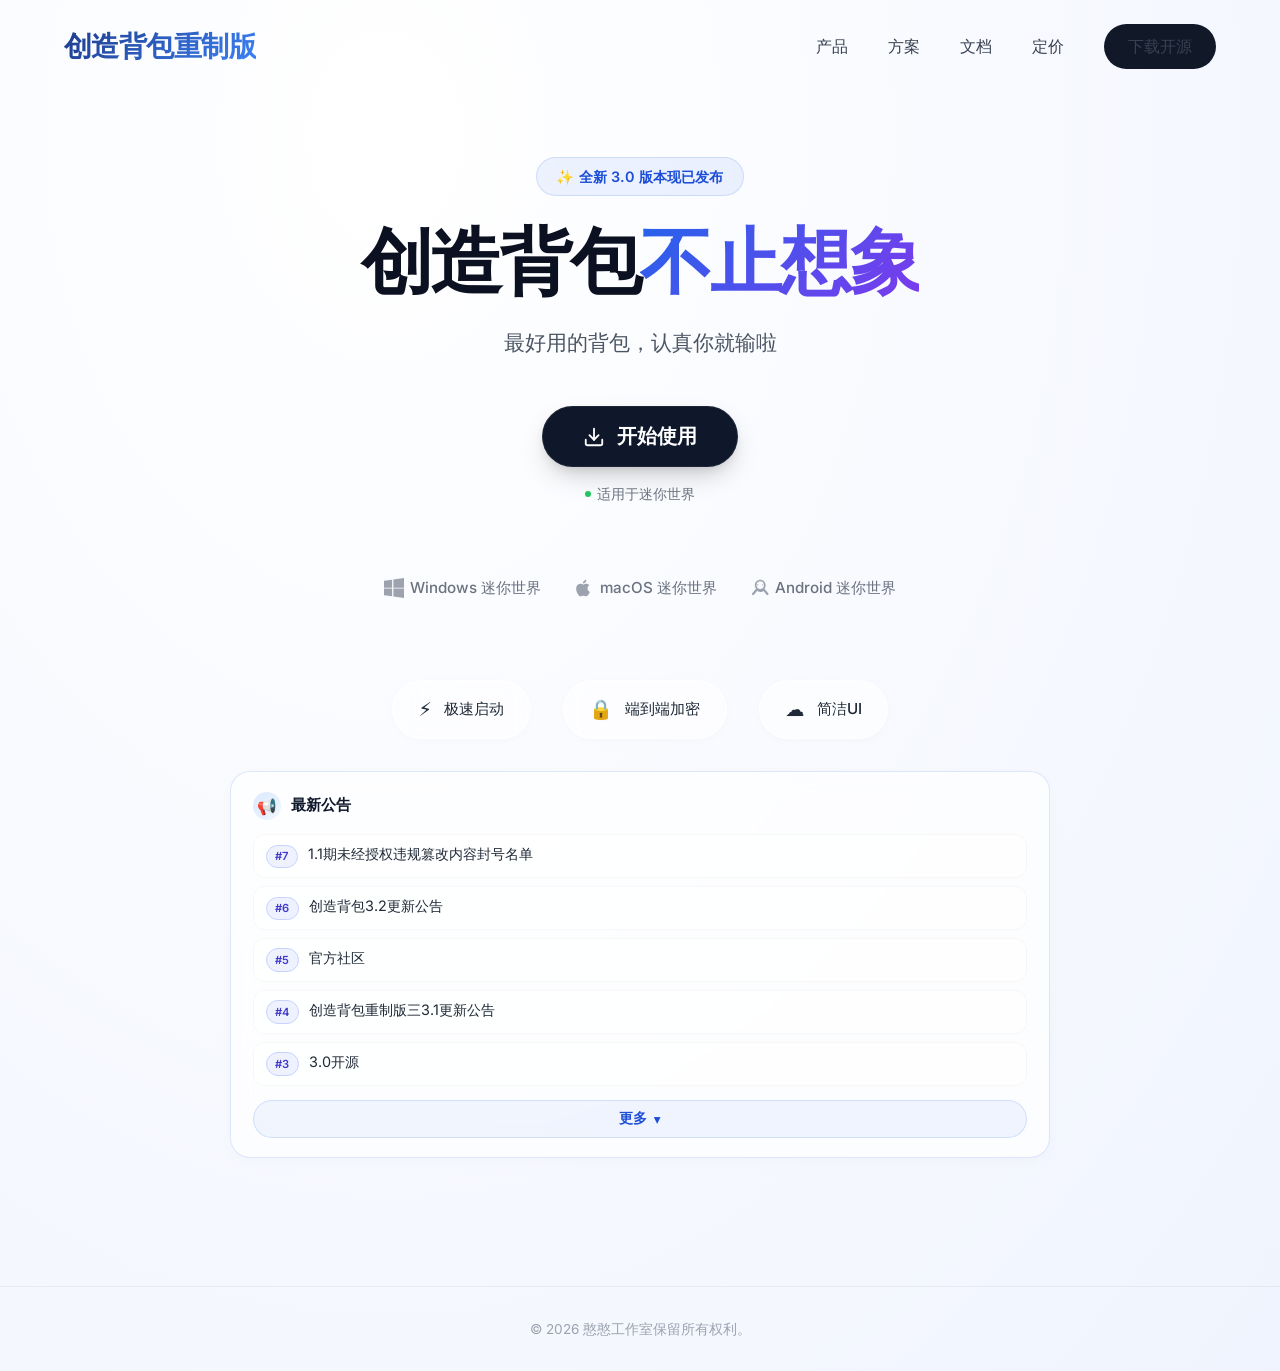
<file: czbb/index.html>
<!DOCTYPE html>
<html lang="en">
<head>
    <meta charset="UTF-8">
    <meta name="viewport" content="width=device-width, initial-scale=1.0">
    <title>创造背包 · 迷你世界</title>
    <link rel="preconnect" href="https://fonts.googleapis.com">
    <link rel="preconnect" href="https://fonts.gstatic.com" crossorigin>
    <link href="https://fonts.googleapis.com/css2?family=Inter:opsz,wght@14..32,400;14..32,500;14..32,600;14..32,700&display=swap" rel="stylesheet">
    <link rel="stylesheet" href="style.css">
</head>
<body>
    <div class="page">
        <!-- 导航栏 -->
        <header class="navbar">
            <div class="logo">创造背包重制版</div>
            <nav class="nav-links">
                <a href="#">产品</a>
                <a href="#">方案</a>
                <a href="#">文档</a>
                <a href="#">定价</a>
                <a href="#" class="nav-cta">下载开源</a>
            </nav>
        </header>

        <!-- 主视觉 + 下载按钮区 -->
        <main class="hero">
            <div class="hero-badge">✨ 全新 3.0 版本现已发布</div>
            <h1>创造背包<span>不止想象</span></h1>
            <p class="hero-sub">最好用的背包，认真你就输啦</p>

            <div class="download-section">
                <button class="btn-download" id="downloadBtn" aria-label="下载应用">
                    <svg viewBox="0 0 24 24" stroke-linecap="round" stroke-linejoin="round">
                        <path d="M21 15v4a2 2 0 0 1-2 2H5a2 2 0 0 1-2-2v-4" />
                        <polyline points="7 10 12 15 17 10" />
                        <line x1="12" y1="15" x2="12" y2="3" />
                    </svg>
                    开始使用
                </button>
                <div class="download-hint">
                    <span class="dot"></span> 适用于迷你世界
                </div>
            </div>

            <div class="platforms">
                <span>
                    <svg viewBox="0 0 24 24" width="18" height="18">
                        <path d="M0 3.449L9.75 2.1v9.45H0V3.449zM11.25 1.875L24 0v11.55H11.25V1.875zM0 12.45h9.75v9.45L0 20.55v-8.1zM11.25 12.45H24V24l-12.75-1.875v-9.675z"/>
                    </svg>
                    Windows 迷你世界
                </span>
                <span>
                    <svg viewBox="0 0 24 24" width="18" height="18">
                        <path d="M18.71 19.5c-.83 1.24-1.71 2.45-3.05 2.47-1.34.03-1.77-.79-3.29-.79-1.53 0-2 .77-3.27.82-1.31.05-2.3-1.32-3.14-2.53C4.25 17 2.94 12.45 4.7 9.39c.87-1.52 2.43-2.48 4.12-2.51 1.28-.02 2.5.87 3.29.87.78 0 2.26-1.07 3.81-.91.65.03 2.47.26 3.64 1.98-.09.06-2.17 1.28-2.15 3.81.03 3.02 2.65 4.03 2.68 4.04-.03.07-.42 1.44-1.38 2.83M13 3.5c.73-.83 1.94-1.46 2.94-1.5.13 1.17-.34 2.35-1.04 3.19-.69.85-1.83 1.51-2.95 1.42-.15-1.15.41-2.35 1.05-3.11z"/>
                    </svg>
                    macOS 迷你世界
                </span>
                <span>
                    <svg viewBox="0 0 24 24" width="18" height="18">
                        <path d="M17.523 15.341c-.042.039-.084.079-.127.117-.936.843-2.232 1.364-3.646 1.364-1.414 0-2.71-.521-3.646-1.364-.043-.038-.085-.078-.127-.117L5.93 20.043a1.314 1.314 0 0 1-1.846.198 1.314 1.314 0 0 1-.198-1.846l4.537-5.607C7.539 11.593 7 10.139 7 8.556 7 4.952 9.91 2 13.5 2c3.59 0 6.5 2.952 6.5 6.556 0 1.583-.539 3.037-1.423 4.232l4.537 5.607a1.314 1.314 0 0 1-.198 1.846 1.314 1.314 0 0 1-1.846-.198l-4.547-5.702zM13.5 4c-2.481 0-4.5 2.039-4.5 4.556 0 2.517 2.019 4.556 4.5 4.556 2.481 0 4.5-2.039 4.5-4.556 0-2.517-2.019-4.556-4.5-4.556z"/>
                        <circle cx="10.5" cy="8.2" r=".8" fill="#9ca3af"/>
                        <circle cx="16.5" cy="8.2" r=".8" fill="#9ca3af"/>
                    </svg>
                    Android 迷你世界
                </span>
            </div>

            <div class="features">
                <div class="feature-item"><span class="icon">⚡</span> 极速启动</div>
                <div class="feature-item"><span class="icon">🔒</span> 端到端加密</div>
                <div class="feature-item"><span class="icon">☁️</span> 简洁UI</div>
            </div>

            <!-- 公告栏 -->
            <div class="announcement-bar">
                <div class="announcement-header">
                    <span class="announcement-icon">📢</span>
                    <span class="announcement-title">最新公告</span>
                </div>

                <!-- 公告列表容器 -->
                <div class="announcement-list" id="announcement-list">
                    <div class="announcement-loading">正在加载最新公告…</div>
                </div>

                <!-- 更多按钮 -->
                <button class="announcement-more" id="announcement-more" type="button" hidden>
                    更多 <span class="arrow">▾</span>
                </button>
            </div>

        </main>

        <footer class="footer">
            © 2026 憨憨工作室保留所有权利。
        </footer>
    </div>

    <script src="script.js"></script>
</body>
</html>
</file>
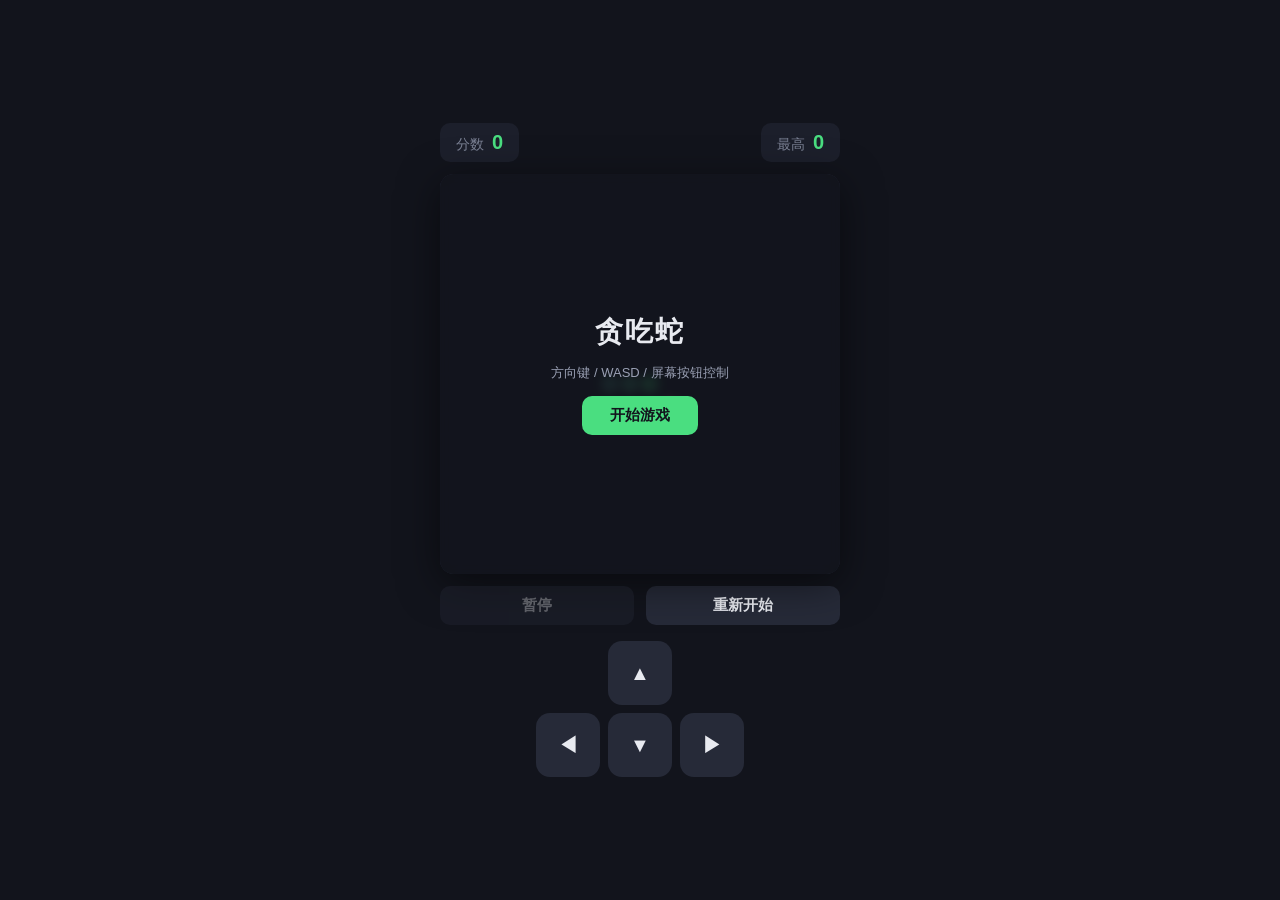
<file: h5/index.html>
<!DOCTYPE html>
<html lang="zh-CN">
<head>
  <meta charset="UTF-8" />
  <meta name="viewport" content="width=device-width, initial-scale=1.0, user-scalable=no" />
  <title>贪吃蛇</title>
  <link rel="stylesheet" href="style.css" />
</head>
<body>
  <div class="wrap">
    <header class="hud">
      <div class="score-box">
        <span class="label">分数</span>
        <span id="score">0</span>
      </div>
      <div class="score-box">
        <span class="label">最高</span>
        <span id="best">0</span>
      </div>
    </header>

    <div class="stage">
      <canvas id="game" width="400" height="400"></canvas>

      <div id="overlay" class="overlay">
        <h1 id="overlay-title">贪吃蛇</h1>
        <p id="overlay-text">方向键 / WASD 控制，手机点方向键</p>
        <button id="btn-start">开始游戏</button>
      </div>
    </div>

    <div class="controls">
      <button id="btn-pause" disabled>暂停</button>
      <button id="btn-reset">重新开始</button>
    </div>

    <div class="dpad">
      <button class="dpad-btn up"    data-dir="up">▲</button>
      <button class="dpad-btn left"  data-dir="left">◀</button>
      <button class="dpad-btn down"  data-dir="down">▼</button>
      <button class="dpad-btn right" data-dir="right">▶</button>
    </div>
  </div>

  <script src="game.js"></script>
</body>
</html>
</file>
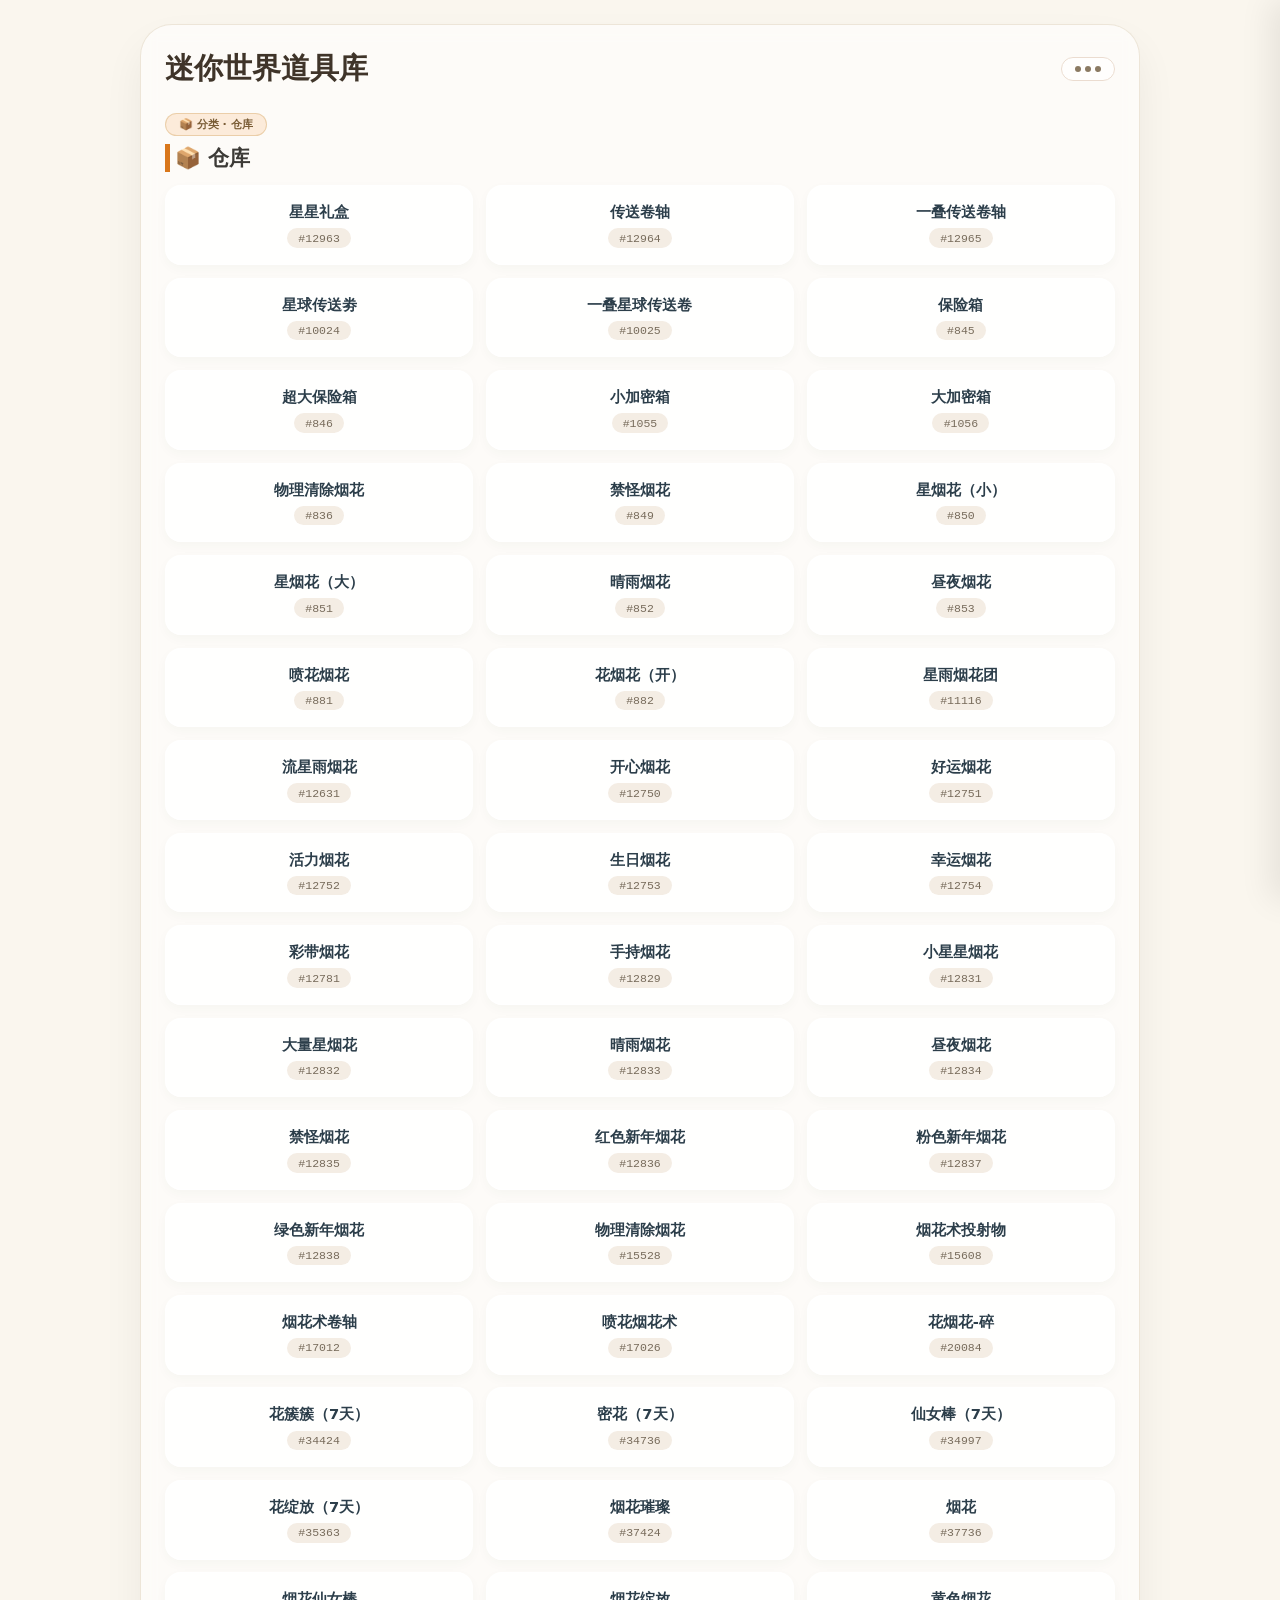
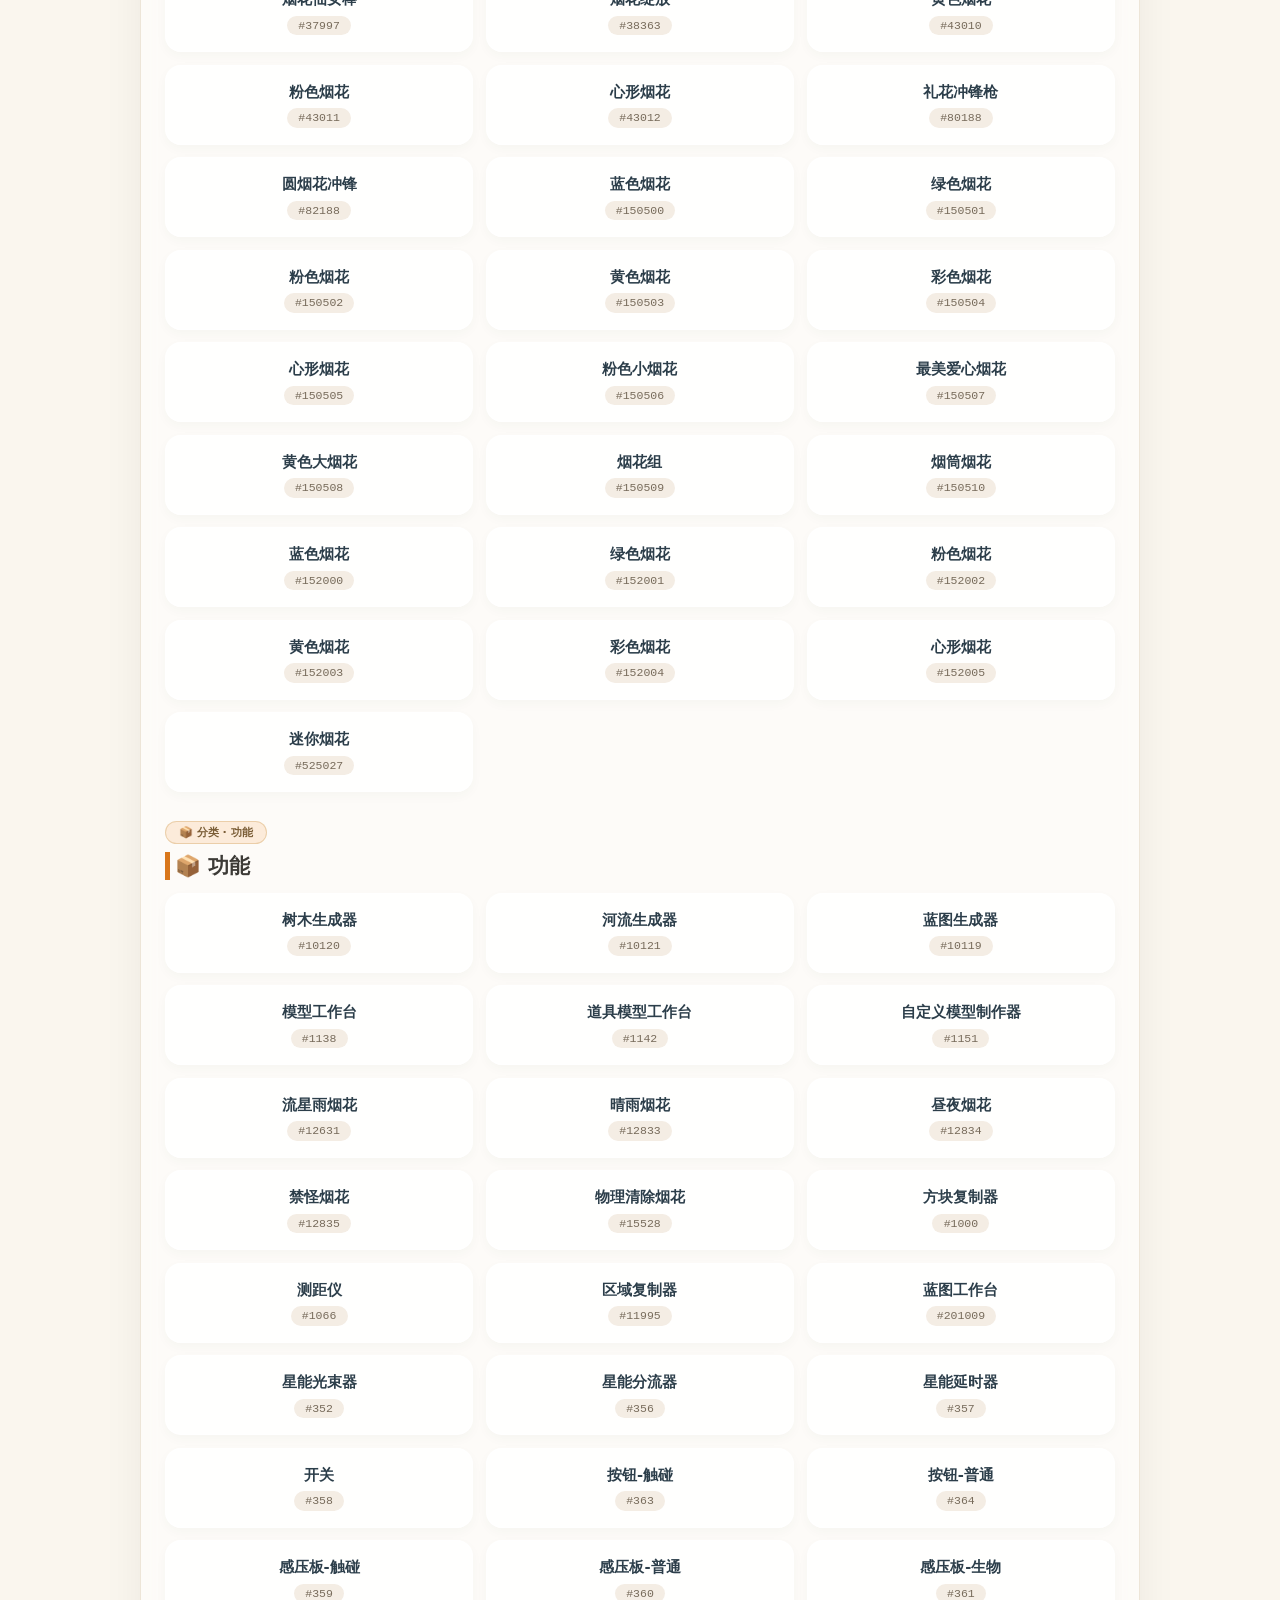
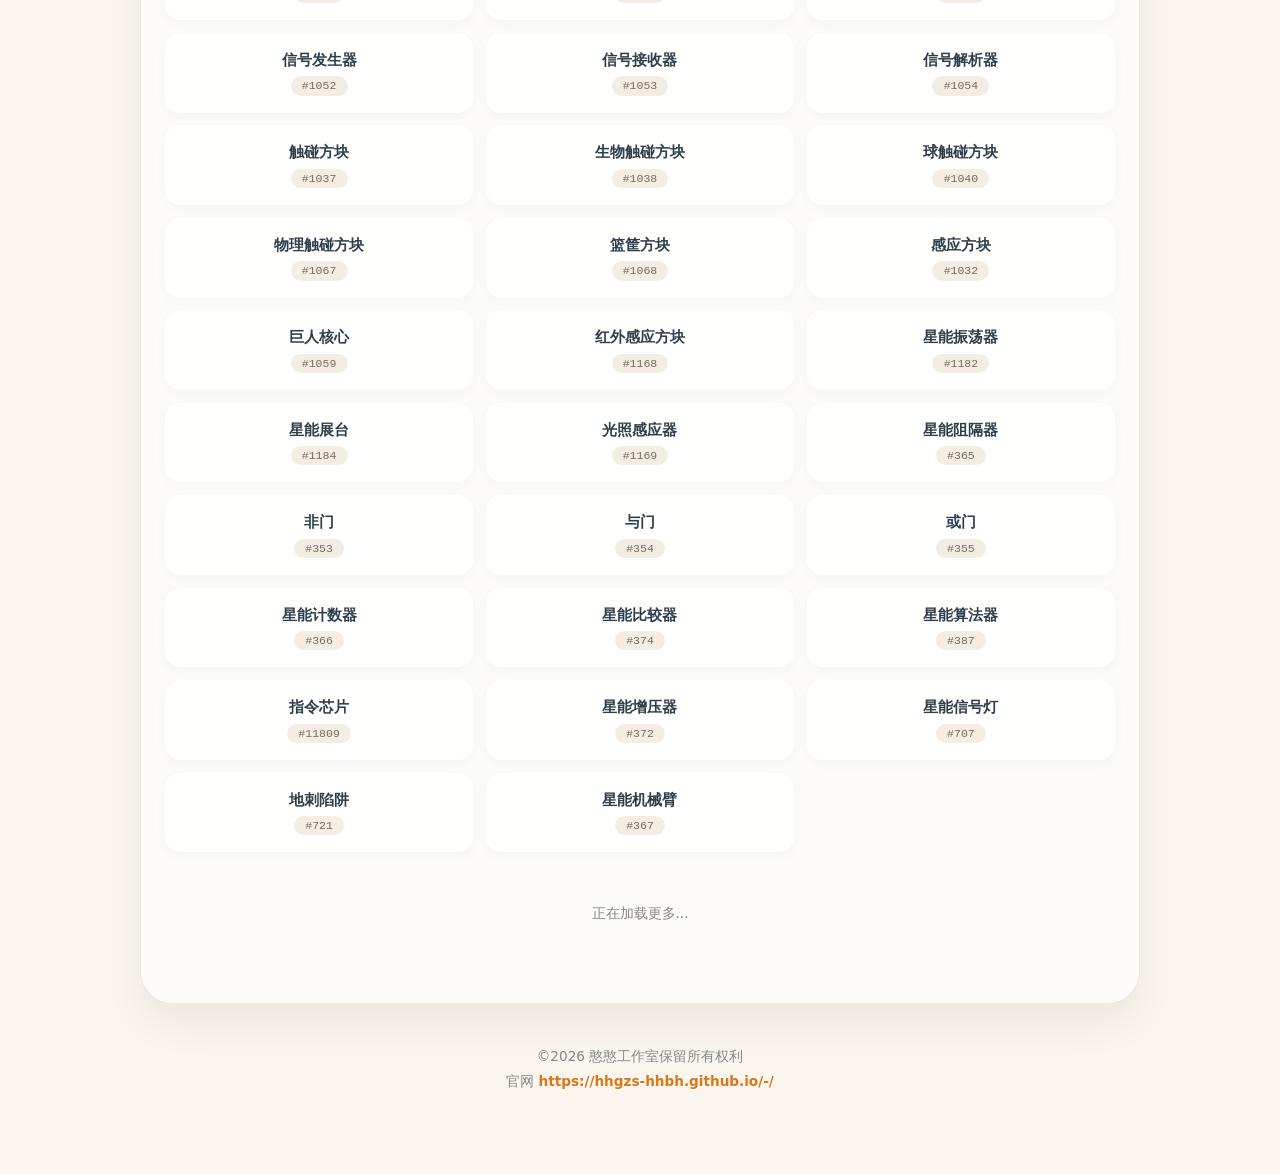
<file: wiki/dj/index.html>
<!DOCTYPE html>
<html lang="zh-CN">
<head>
  <meta charset="UTF-8">
  <meta name="viewport" content="width=device-width, initial-scale=1.0, maximum-scale=1.0, user-scalable=yes">
  <title>迷你世界 · 道具展示库</title>
  <link rel="stylesheet" href="style.css">
</head>
<body>

<div class="window-container">
  <div class="top-bar">
    <div class="window-title">迷你世界道具库</div>
    <button class="three-dots-btn" id="threeDotsBtn" aria-label="打开分类">
      <span class="dot"></span><span class="dot"></span><span class="dot"></span>
    </button>
  </div>
  <div id="seriesContainer">
    <div class="loading">正在加载图鉴数据…</div>
  </div>
</div>

<footer class="site-footer">
  <p>©2026 憨憨工作室保留所有权利</p>
  <p>官网 <a href="https://hhgzs-hhbh.github.io/-/" target="_blank" rel="noopener noreferrer">https://hhgzs-hhbh.github.io/-/</a></p>
</footer>

<div class="sidebar-overlay" id="sidebarOverlay"></div>

<aside class="sidebar" id="sidebar">
  <div class="sidebar-header">
    <h3>🔍 道具分类</h3>
    <div class="search-box">
      <span class="search-icon">🔎</span>
      <input type="text" id="searchInput" placeholder="搜索名称或ID...">
    </div>
  </div>
  <div class="category-list" id="categoryList"></div>
</aside>

<!-- 详情弹窗 -->
<div class="modal-overlay" id="modalOverlay">
  <div class="modal-content" id="modalContent">
    <button class="modal-close" id="modalCloseBtn">✕</button>
    <!-- 名称与ID添加了点击复制事件 -->
    <h2 class="modal-title" id="modalTitle" title="点击复制名称">道具名称</h2>
    <div class="modal-id" id="modalId" title="点击复制ID">#ID</div>
    
    <div class="modal-stats" id="modalStats"></div>

    <div class="modal-desc-box">
      <div class="desc-label">描述</div>
      <div class="desc-text" id="modalDesc">暂无描述</div>
    </div>
  </div>
</div>

<!-- 全局复制提示 -->
<div class="toast" id="toast">已复制到剪贴板</div>

<script src="app.js"></script>
</body>
</html>
</file>
<file: czbb/style.css>
* {
    margin: 0;
    padding: 0;
    box-sizing: border-box;
}

body {
    background: #f9fafc;
    font-family: 'Inter', system-ui, -apple-system, sans-serif;
    color: #111827;
    line-height: 1.5;
    -webkit-font-smoothing: antialiased;
}

.page {
    min-height: 100vh;
    display: flex;
    flex-direction: column;
    background: radial-gradient(ellipse at 30% 10%, #ffffff 0%, #f0f4fe 100%);
}

/* 导航栏 */
.navbar {
    display: flex;
    justify-content: space-between;
    align-items: center;
    padding: 1.5rem 4rem;
    max-width: 1440px;
    margin: 0 auto;
    width: 100%;
}

.logo {
    font-size: 1.75rem;
    font-weight: 700;
    letter-spacing: -0.02em;
    background: linear-gradient(135deg, #1e3a8a, #3b82f6);
    -webkit-background-clip: text;
    -webkit-text-fill-color: transparent;
    background-clip: text;
    cursor: default;
}

.nav-links {
    display: flex;
    gap: 2.5rem;
    align-items: center;
}

.nav-links a {
    text-decoration: none;
    color: #374151;
    font-weight: 500;
    font-size: 1rem;
    transition: color 0.2s ease;
}

.nav-links a:hover {
    color: #2563eb;
}

.nav-cta {
    background: #111827;
    color: white;
    padding: 0.65rem 1.5rem;
    border-radius: 40px;
    font-weight: 600;
    font-size: 0.95rem;
    transition: background 0.2s ease;
}

.nav-cta:hover {
    background: #1e3a8a;
}

/* 主视觉区域 */
.hero {
    flex: 1;
    display: flex;
    flex-direction: column;
    align-items: center;
    justify-content: center;
    text-align: center;
    padding: 4rem 2rem 5rem;
    max-width: 1200px;
    margin: 0 auto;
    width: 100%;
}

.hero-badge {
    background: rgba(37, 99, 235, 0.08);
    color: #1d4ed8;
    font-weight: 600;
    font-size: 0.9rem;
    padding: 0.5rem 1.2rem;
    border-radius: 60px;
    letter-spacing: 0.01em;
    margin-bottom: 1.5rem;
    border: 1px solid rgba(37, 99, 235, 0.15);
    backdrop-filter: blur(4px);
}

.hero h1 {
    font-size: 4.5rem;
    font-weight: 700;
    letter-spacing: -0.03em;
    line-height: 1.15;
    max-width: 900px;
    color: #0b1120;
    margin-bottom: 1.5rem;
}

.hero h1 span {
    background: linear-gradient(135deg, #2563eb, #7c3aed);
    -webkit-background-clip: text;
    -webkit-text-fill-color: transparent;
    background-clip: text;
}

.hero-sub {
    font-size: 1.3rem;
    color: #4b5563;
    max-width: 640px;
    margin-bottom: 3rem;
    font-weight: 400;
}

/* 下载按钮 */
.download-section {
    display: flex;
    flex-direction: column;
    align-items: center;
    gap: 1rem;
    margin-bottom: 2rem;
}

.btn-download {
    display: inline-flex;
    align-items: center;
    justify-content: center;
    gap: 0.75rem;
    background: #0f172a;
    color: white;
    font-weight: 600;
    font-size: 1.25rem;
    padding: 1rem 2.5rem;
    border-radius: 60px;
    border: none;
    cursor: pointer;
    box-shadow: 0 12px 28px -8px rgba(0, 0, 0, 0.25), 0 4px 12px -4px rgba(0, 0, 0, 0.1);
    transition: transform 0.15s ease, background 0.2s ease, box-shadow 0.2s ease;
    text-decoration: none;
    letter-spacing: -0.01em;
    border: 1px solid rgba(255, 255, 255, 0.06);
}

.btn-download:hover {
    background: #1e293b;
    transform: translateY(-2px);
    box-shadow: 0 24px 36px -12px rgba(0, 0, 0, 0.3), 0 6px 16px -6px rgba(0, 0, 0, 0.15);
}

.btn-download:active {
    transform: translateY(0);
    box-shadow: 0 8px 20px -8px rgba(0, 0, 0, 0.3);
}

.btn-download svg {
    width: 22px;
    height: 22px;
    stroke: currentColor;
    stroke-width: 2;
    fill: none;
}

.download-hint {
    font-size: 0.9rem;
    color: #6b7280;
    display: flex;
    align-items: center;
    gap: 0.4rem;
}

.download-hint .dot {
    width: 6px;
    height: 6px;
    background: #22c55e;
    border-radius: 50%;
    display: inline-block;
}

/* 平台信息 */
.platforms {
    display: flex;
    gap: 2rem;
    margin-top: 2.5rem;
    color: #6b7280;
    font-size: 0.95rem;
    font-weight: 500;
    flex-wrap: wrap;
    justify-content: center;
}

.platforms span {
    display: flex;
    align-items: center;
    gap: 0.4rem;
}

.platforms svg {
    width: 20px;
    height: 20px;
    fill: #9ca3af;
}

/* 特性标签 */
.features {
    display: flex;
    gap: 2rem;
    margin-top: 5rem;
    max-width: 1000px;
    justify-content: center;
    flex-wrap: wrap;
}

.feature-item {
    display: flex;
    align-items: center;
    gap: 0.75rem;
    background: rgba(255, 255, 255, 0.6);
    backdrop-filter: blur(10px);
    padding: 0.9rem 1.6rem;
    border-radius: 100px;
    border: 1px solid rgba(255, 255, 255, 0.8);
    box-shadow: 0 2px 8px rgba(0, 0, 0, 0.02);
    font-weight: 500;
    color: #1f2937;
    font-size: 0.95rem;
}

.feature-item .icon {
    font-size: 1.2rem;
}

/* =========================================
   公告栏（多公告列表）
   ========================================= */
.announcement-bar {
    width: 100%;
    max-width: 820px;
    margin-top: 2rem;
    background: rgba(255, 255, 255, 0.7);
    backdrop-filter: blur(12px);
    border: 1px solid rgba(37, 99, 235, 0.15);
    border-radius: 20px;
    padding: 1.2rem 1.4rem;
    box-shadow: 0 4px 16px rgba(0, 0, 0, 0.02);
    transition: border-color 0.2s ease, box-shadow 0.2s ease;
}

.announcement-bar:hover {
    border-color: rgba(37, 99, 235, 0.3);
    box-shadow: 0 6px 20px rgba(37, 99, 235, 0.08);
}

.announcement-header {
    display: flex;
    align-items: center;
    gap: 0.6rem;
    margin-bottom: 0.9rem;
}

.announcement-icon {
    display: flex;
    align-items: center;
    justify-content: center;
    flex-shrink: 0;
    width: 28px;
    height: 28px;
    background: linear-gradient(135deg, #dbeafe, #eff6ff);
    border-radius: 50%;
    color: #2563eb;
    font-size: 1rem;
}

.announcement-title {
    font-weight: 600;
    font-size: 0.95rem;
    color: #0f172a;
    letter-spacing: -0.01em;
}

.announcement-list {
    display: flex;
    flex-direction: column;
    gap: 0.5rem;
}

.announcement-loading {
    font-size: 0.9rem;
    color: #6b7280;
    text-align: left;
    padding: 0.4rem 0;
}

/* 单条公告 */
.announcement-item {
    display: flex;
    align-items: flex-start;
    gap: 0.6rem;
    padding: 0.55rem 0.7rem;
    border-radius: 12px;
    background: rgba(255, 255, 255, 0.55);
    border: 1px solid rgba(0, 0, 0, 0.03);
    text-align: left;
    transition: background 0.2s ease, border-color 0.2s ease;
}

.announcement-item:hover {
    background: rgba(255, 255, 255, 0.9);
    border-color: rgba(37, 99, 235, 0.15);
}

.announcement-item .badge {
    flex-shrink: 0;
    font-size: 0.7rem;
    font-weight: 600;
    color: #4338ca;
    background: #eef2ff;
    border: 1px solid #c7d2fe;
    border-radius: 40px;
    padding: 0.15rem 0.55rem;
    margin-top: 0.05rem;
    letter-spacing: 0.01em;
    white-space: nowrap;
}

.announcement-item .text {
    font-size: 0.9rem;
    color: #1f2937;
    line-height: 1.4;
    word-break: break-word;
}

/* 更多按钮 */
.announcement-more {
    display: flex;
    align-items: center;
    justify-content: center;
    gap: 0.4rem;
    margin-top: 0.9rem;
    width: 100%;
    padding: 0.55rem 1rem;
    background: rgba(37, 99, 235, 0.06);
    color: #1d4ed8;
    border: 1px solid rgba(37, 99, 235, 0.15);
    border-radius: 40px;
    font-size: 0.85rem;
    font-weight: 600;
    cursor: pointer;
    transition: background 0.2s ease, border-color 0.2s ease;
    font-family: inherit;
}

.announcement-more:hover {
    background: rgba(37, 99, 235, 0.12);
    border-color: rgba(37, 99, 235, 0.3);
}

.announcement-more .arrow {
    display: inline-block;
    transition: transform 0.2s ease;
}

.announcement-more.expanded .arrow {
    transform: rotate(180deg);
}

/* 页脚 */
.footer {
    text-align: center;
    padding: 2rem;
    color: #9ca3af;
    font-size: 0.85rem;
    border-top: 1px solid rgba(0, 0, 0, 0.05);
    margin-top: 3rem;
}

/* 响应式 */
@media (max-width: 768px) {
    .navbar {
        padding: 1.2rem 1.5rem;
        flex-wrap: wrap;
        gap: 1rem;
    }

    .nav-links {
        gap: 1.5rem;
    }

    .nav-links a:not(.nav-cta) {
        display: none;
    }

    .hero {
        padding: 2.5rem 1.5rem 4rem;
    }

    .hero h1 {
        font-size: 2.8rem;
    }

    .hero-sub {
        font-size: 1.1rem;
        padding: 0 1rem;
    }

    .btn-download {
        font-size: 1.1rem;
        padding: 0.9rem 2rem;
    }

    .platforms {
        gap: 1.2rem;
    }

    .features {
        gap: 1rem;
        margin-top: 3rem;
    }

    .feature-item {
        padding: 0.7rem 1.2rem;
        font-size: 0.85rem;
    }

    .announcement-bar {
        margin-top: 1.5rem;
        padding: 1rem;
    }

    .announcement-item .text {
        font-size: 0.85rem;
    }
}

@media (max-width: 480px) {
    .hero h1 {
        font-size: 2.2rem;
    }

    .hero-badge {
        font-size: 0.8rem;
    }

    .announcement-title {
        font-size: 0.9rem;
    }
}
</file>
<file: h5/style.css>
* {
  margin: 0;
  padding: 0;
  box-sizing: border-box;
  -webkit-tap-highlight-color: transparent;
}

body {
  min-height: 100vh;
  display: flex;
  align-items: center;
  justify-content: center;
  background: #12141c;
  font-family: -apple-system, "PingFang SC", "Microsoft YaHei", sans-serif;
  color: #e8eaf0;
  user-select: none;
}

.wrap {
  width: 400px;
  max-width: 96vw;
  padding: 16px 0;
}

.hud {
  display: flex;
  justify-content: space-between;
  margin-bottom: 12px;
}

.score-box {
  display: flex;
  align-items: baseline;
  gap: 8px;
  background: #1c1f2b;
  padding: 8px 16px;
  border-radius: 10px;
  font-size: 14px;
}

.score-box .label {
  color: #7b8194;
}

.score-box span:last-child {
  font-size: 20px;
  font-weight: 700;
  color: #4ade80;
}

.stage {
  position: relative;
  border-radius: 14px;
  overflow: hidden;
  box-shadow: 0 10px 40px rgba(0, 0, 0, 0.5);
}

canvas {
  display: block;
  width: 100%;
  height: auto;
  background: #1a1d28;
}

.overlay {
  position: absolute;
  inset: 0;
  display: flex;
  flex-direction: column;
  align-items: center;
  justify-content: center;
  gap: 12px;
  background: rgba(18, 20, 28, 0.88);
  backdrop-filter: blur(4px);
  text-align: center;
  padding: 20px;
  transition: opacity 0.2s;
}

.overlay.hide {
  opacity: 0;
  pointer-events: none;
}

.overlay h1 {
  font-size: 28px;
  letter-spacing: 2px;
}

.overlay p {
  font-size: 13px;
  color: #9aa0b4;
  line-height: 1.6;
}

button {
  border: none;
  cursor: pointer;
  font-family: inherit;
  font-size: 15px;
  font-weight: 600;
  padding: 10px 28px;
  border-radius: 10px;
  background: #4ade80;
  color: #12141c;
  transition: transform 0.1s, opacity 0.2s;
}

button:hover { opacity: 0.88; }
button:active { transform: scale(0.96); }

button:disabled {
  opacity: 0.35;
  cursor: not-allowed;
}

.controls {
  display: flex;
  gap: 12px;
  margin-top: 12px;
}

.controls button {
  flex: 1;
  background: #262a38;
  color: #e8eaf0;
}

/* 方向键 */
.dpad {
  display: grid;
  grid-template-columns: repeat(3, 64px);
  grid-template-rows: repeat(2, 64px);
  gap: 8px;
  justify-content: center;
  margin-top: 16px;
}

.dpad-btn {
  width: 64px;
  height: 64px;
  border-radius: 14px;
  background: #262a38;
  color: #e8eaf0;
  font-size: 20px;
  padding: 0;
  display: flex;
  align-items: center;
  justify-content: center;
  transition: background 0.1s, transform 0.1s;
}

.dpad-btn:hover  { background: #303548; }
.dpad-btn:active { background: #4ade80; color: #12141c; transform: scale(0.94); }

.dpad-btn.up    { grid-column: 2; grid-row: 1; }
.dpad-btn.left  { grid-column: 1; grid-row: 2; }
.dpad-btn.down  { grid-column: 2; grid-row: 2; }
.dpad-btn.right { grid-column: 3; grid-row: 2; }
</file>
<file: wiki/dj/style.css>
:root {
  --bg: #faf6ee;
  --card-bg: #ffffff;
  --text: #222222;
  --subtext: #888888;
  --accent: #d9771b;
  --accent-soft: #fcebda;
  --border: #ebdcd0;
  --radius: 16px;
  --font: 'Segoe UI', 'PingFang SC', 'Microsoft YaHei', system-ui, sans-serif;
  --sidebar-width: 280px;
}

* { margin: 0; padding: 0; box-sizing: border-box; }

body {
  background: var(--bg);
  font-family: var(--font);
  color: var(--text);
  min-height: 100vh;
  display: flex;
  flex-direction: column;
  align-items: center;
  padding: 1.5rem 1rem 0;
}

.window-container {
  width: 100%;
  max-width: 1000px;
  background: rgba(255,255,255,0.6);
  backdrop-filter: blur(8px);
  border-radius: 32px;
  box-shadow: 0 20px 40px rgba(0,0,0,0.06);
  padding: 1.5rem 1.5rem 2rem;
  border: 1px solid rgba(230,220,203,0.7);
}

.top-bar {
  display: flex;
  align-items: center;
  justify-content: space-between;
  margin-bottom: 1.5rem;
  flex-wrap: wrap;
  gap: 0.8rem;
}

.window-title { font-size: 1.8rem; font-weight: 650; color: #3f3429; }

.three-dots-btn {
  background: rgba(255,255,255,0.7);
  border: 1px solid var(--border);
  border-radius: 30px;
  padding: 0.5rem 0.8rem;
  cursor: pointer;
  display: flex;
  gap: 4px;
  transition: 0.2s;
}
.three-dots-btn:hover { background: #fff; border-color: var(--accent); }
.dot { width: 6px; height: 6px; background: #8b7a62; border-radius: 50%; }

/* 底部版权 */
.site-footer {
  width: 100%;
  max-width: 1000px;
  text-align: center;
  padding: 2.5rem 1rem;
  margin-top: auto;
  color: var(--subtext);
  font-size: 0.85rem;
  line-height: 1.8;
}
.site-footer a { color: var(--accent); text-decoration: none; font-weight: 600; transition: 0.2s; }
.site-footer a:hover { text-decoration: underline; opacity: 0.8; }

/* ---------- 侧边栏 ---------- */
.sidebar-overlay {
  position: fixed; top: 0; right: 0; width: 100%; height: 100%;
  background: rgba(0,0,0,0.15); z-index: 99;
  opacity: 0; pointer-events: none; transition: 0.25s;
}
.sidebar-overlay.active { opacity: 1; pointer-events: auto; }

.sidebar {
  position: fixed; top: 0; right: 0;
  width: var(--sidebar-width); max-width: 85vw; height: 100%;
  background: #fdfbf7; box-shadow: -10px 0 30px rgba(0,0,0,0.08);
  z-index: 100; transform: translateX(100%);
  transition: 0.3s cubic-bezier(0.23,1,0.32,1);
  display: flex; flex-direction: column;
  border-left: 1px solid #e2d8c8; overflow: hidden;
}
.sidebar.active { transform: translateX(0); }

.sidebar-header { padding: 1.5rem 1.2rem 1rem; border-bottom: 1px solid #eae0d2; }
.sidebar-header h3 { font-size: 1.2rem; color: #4e3e2b; margin-bottom: 1rem; }

.search-box { position: relative; margin-bottom: 0.5rem; }
.search-box input {
  width: 100%; padding: 0.8rem 1rem 0.8rem 2.4rem;
  border-radius: 30px; border: 1px solid #ddd0bc;
  font-size: 0.9rem; outline: none;
}
.search-icon { position: absolute; left: 0.9rem; top: 50%; transform: translateY(-50%); color: #b6a58c; }

.category-list { flex: 1; overflow-y: auto; overflow-x: hidden; padding: 1rem 1.2rem; }

.category-item {
  display: flex; align-items: center; justify-content: space-between;
  padding: 0.8rem; border-radius: 14px;
  cursor: pointer; font-weight: 500; color: #4d3e2c;
  margin-bottom: 0.3rem; transition: 0.15s;
  min-width: 0;
}
.category-item:hover { background: #f3eadb; }
.category-item.active { background: var(--accent-soft); color: var(--accent); font-weight: 700; }
.category-item span:first-child {
  white-space: nowrap; overflow: hidden; text-overflow: ellipsis; margin-right: 8px;
}
.category-item span:last-child {
  font-size: 0.8rem; background: #ebe2d3;
  padding: 0.2rem 0.7rem; border-radius: 20px; flex-shrink: 0;
}

/* ---------- 卡片网格 ---------- */
.items-grid {
  display: grid; grid-template-columns: repeat(3, 1fr);
  gap: 0.8rem; margin-top: 0.5rem;
}

.item-card {
  background: rgba(255,255,255,0.85);
  border-radius: var(--radius);
  box-shadow: 0 4px 12px rgba(0,0,0,0.03);
  padding: 1rem 0.6rem;
  display: flex; flex-direction: column;
  align-items: center; text-align: center;
  gap: 0.45rem; transition: 0.2s;
  border: 1px solid rgba(255,255,255,0.8);
  cursor: pointer; word-break: break-all;
}
.item-card:hover { transform: translateY(-4px); border-color: var(--accent); background: #fff; }

.item-name { font-weight: 600; font-size: 0.92rem; color: #2c3e4a; line-height: 1.3; }
.item-id {
  font-size: 0.72rem; background: #f4ede4; color: #776b5b;
  padding: 0.2rem 0.7rem; border-radius: 12px; font-family: monospace;
}

/* 属性角标 */
.card-badges-row { display: flex; gap: 4px; margin-top: 4px; flex-wrap: wrap; justify-content: center; }
.card-badge { font-size: 0.65rem; padding: 1px 6px; border-radius: 8px; font-weight: 700; font-family: monospace; }
.badge-atk { background: #ffebee; color: #d32f2f; border: 1px solid #ffcdd2; }
.badge-def { background: #e8f5e9; color: #2e7d32; border: 1px solid #c8e6c9; }

/* ---------- 系列块 ---------- */
.series-block { margin-bottom: 1.8rem; }
.series-annotation {
  display: inline-block; font-size: 0.7rem; font-weight: 600;
  background: var(--accent-soft); color: #7a5d36;
  padding: 0.2rem 0.8rem; border-radius: 16px;
  margin-bottom: 0.5rem; border: 1px solid rgba(196,139,58,0.3);
}
.series-title {
  font-size: 1.3rem; font-weight: 600; margin-bottom: 0.8rem;
  padding-left: 0.3rem; border-left: 5px solid var(--accent); color: #3c3a36;
}

.loading { text-align: center; padding: 3rem 1rem; color: var(--subtext); }
.load-more-trigger { text-align: center; padding: 1.5rem 1rem 3rem; color: var(--subtext); font-size: 0.85rem; width: 100%; }
.load-end { text-align: center; padding: 1.5rem 1rem 3rem; color: #b6a58c; font-size: 0.85rem; letter-spacing: 2px; }

/* ---------- 详情弹窗 ---------- */
.modal-overlay {
  position: fixed; top: 0; left: 0; width: 100%; height: 100%;
  background: rgba(0,0,0,0.4); backdrop-filter: blur(4px);
  z-index: 200; display: flex; align-items: center; justify-content: center;
  opacity: 0; pointer-events: none; transition: 0.2s;
}
.modal-overlay.active { opacity: 1; pointer-events: auto; }

.modal-content {
  background: #fff; width: 90%; max-width: 400px;
  border-radius: 24px; padding: 2rem 1.5rem;
  box-shadow: 0 20px 40px rgba(0,0,0,0.1);
  position: relative; transform: translateY(20px);
  transition: 0.3s cubic-bezier(0.23,1,0.32,1);
  max-height: 85vh; display: flex; flex-direction: column;
}
.modal-overlay.active .modal-content { transform: translateY(0); }

.modal-close {
  position: absolute; top: 1rem; right: 1rem;
  background: #f5f1e8; border: none; width: 32px; height: 32px;
  border-radius: 50%; font-size: 1rem; cursor: pointer; color: #8b7a62;
  display: flex; align-items: center; justify-content: center;
}
.modal-close:hover { background: #e6dccb; color: var(--text); }

.modal-title { 
  font-size: 1.4rem; color: var(--text); margin-bottom: 0.2rem; padding-right: 2rem; 
  cursor: pointer; transition: 0.2s;
}
.modal-title:hover { color: var(--accent); }

.modal-id { 
  font-family: monospace; color: var(--accent); font-weight: 600; margin-bottom: 1.2rem; font-size: 1.1rem; 
  cursor: pointer; display: inline-block; transition: 0.2s;
}
.modal-id:hover { opacity: 0.7; text-decoration: underline; }

/* 属性面板 */
.wiki-stat-row { 
  display: flex; gap: 0.5rem; margin-bottom: 1rem; flex-wrap: wrap; 
}
.wiki-stat-item {
  background: #faf8f5; border: 1px solid var(--border);
  padding: 0.6rem 0.8rem; border-radius: 12px; font-size: 0.85rem;
  color: var(--subtext); display: flex; align-items: center; justify-content: center; gap: 4px;
  flex: 1 1 calc(33% - 0.5rem); min-width: 100px;
}
.stat-icon { font-size: 1rem; }
.stat-num { font-size: 1.1rem; font-weight: 800; font-family: monospace; }
.text-red { color: #d32f2f; }
.text-green { color: #2e7d32; }

.wiki-info-row {
  display: flex; justify-content: space-between; background: var(--bg);
  padding: 0.8rem 1rem; border-radius: 12px; font-size: 0.85rem;
  color: var(--subtext); margin-bottom: 1rem;
}
.wiki-info-item span { font-weight: 600; color: var(--text); }

/* 描述富文本 */
.modal-desc-box {
  background: #ffffff; border: 1px solid var(--border);
  padding: 1rem; border-radius: 12px; overflow-y: auto; min-height: 80px;
}
.desc-label { font-size: 0.8rem; color: var(--subtext); margin-bottom: 0.5rem; font-weight: 600; border-bottom: 1px dashed var(--border); padding-bottom: 0.5rem; }
.desc-text { font-size: 0.9rem; line-height: 1.7; color: #4a5b6b; white-space: pre-wrap; word-break: break-word; }
.item-link { color: #1976d2; font-weight: 600; cursor: pointer; text-decoration: none; transition: opacity 0.2s; display: inline; }
.item-link:hover { opacity: 0.7; text-decoration: underline; }

/* 复制提示 */
.toast {
  position: fixed; bottom: 20%; left: 50%; transform: translateX(-50%);
  background: rgba(0,0,0,0.75); color: #fff; padding: 10px 20px;
  border-radius: 20px; font-size: 0.9rem; z-index: 999;
  opacity: 0; pointer-events: none; transition: 0.3s;
}
.toast.show { opacity: 1; bottom: 25%; }

/* ==================== 特殊文本颜色特效 ==================== */

/* #N 随机幻彩变色效果 */
.rainbow-text {
  font-weight: 800;
  animation: rainbow-color 2s linear infinite;
}

@keyframes rainbow-color {
  0% { color: #ff0000; }
  17% { color: #ff9900; }
  33% { color: #ffff00; }
  50% { color: #00ff00; }
  67% { color: #00ffff; }
  83% { color: #0000ff; }
  100% { color: #ff00ff; }
}

/* 确保富文本描述里的白色字在白色背景上能看清 (增加了轻微阴影) */
.desc-text span {
  line-height: 1.8;
}

/* ---------- 移动端适配 ---------- */
@media (max-width: 750px) {
  .items-grid { grid-template-columns: repeat(2, 1fr); }
  .window-title { font-size: 1.4rem; }
  .modal-content { padding: 1.5rem 1.2rem; }
  .site-footer { padding: 2rem 1rem; }
}
</file>
